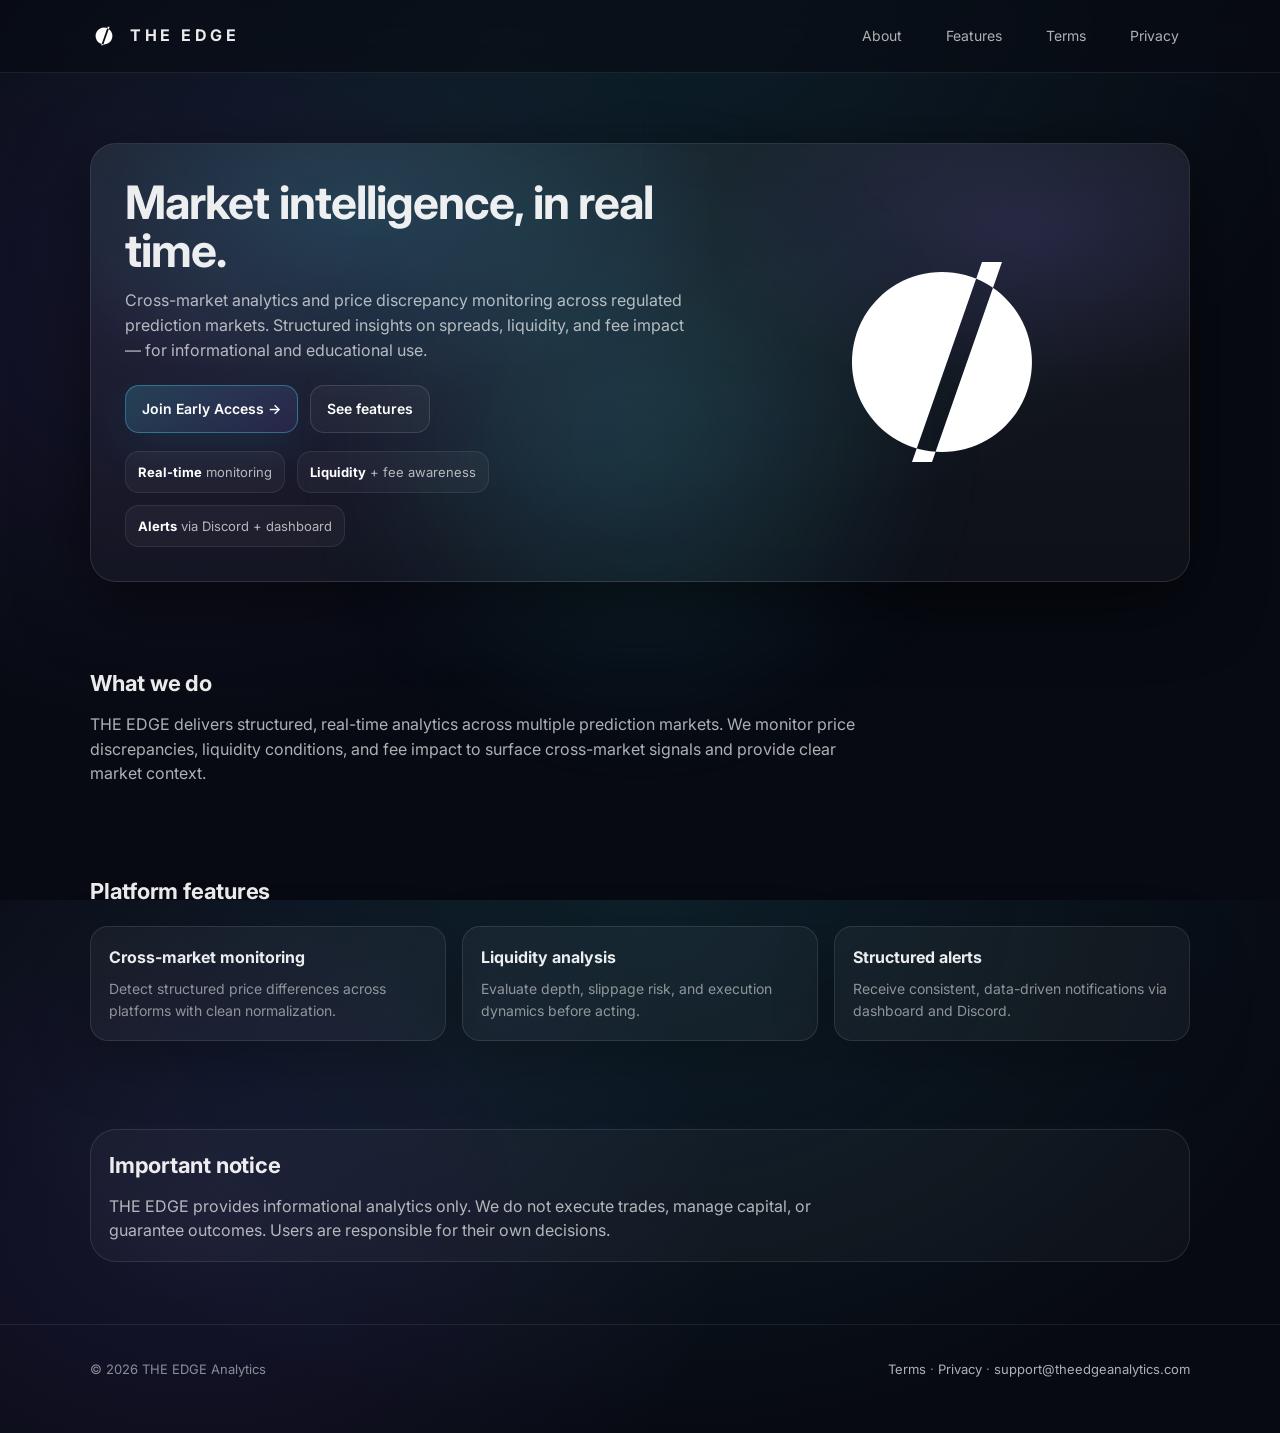
<file: index.html>
<!DOCTYPE html>
<html lang="en">
<head>
  <meta charset="UTF-8" />
  <title>THE EDGE | Market Intelligence</title>
  <meta name="viewport" content="width=device-width, initial-scale=1.0" />

  <!-- Premium font (this alone fixes a lot) -->
  <link rel="preconnect" href="https://fonts.googleapis.com">
  <link rel="preconnect" href="https://fonts.gstatic.com" crossorigin>
  <link href="https://fonts.googleapis.com/css2?family=Inter:wght@400;500;600;700&display=swap" rel="stylesheet">

  <link rel="stylesheet" href="styles.css" />
</head>
<body>
  <div class="bg-grid"></div>
  <div class="bg-glow"></div>

  <nav class="navbar">
    <div class="container nav-inner">
      <div class="brand">
          <img src="logo.svg" class="nav-icon">
          <span>THE EDGE</span>
      </div>
      <div class="nav-links">
        <a href="#about">About</a>
        <a href="#features">Features</a>
        <a href="terms.html">Terms</a>
        <a href="privacy.html">Privacy</a>
      </div>
    </div>
  </nav>

  <header class="hero">
    <div class="container">
      <div class="hero-grid">
        <div class="hero-left">
          <h1>Market intelligence, in real time.</h1>
          <p>
            Cross-market analytics and price discrepancy monitoring across regulated prediction markets.
            Structured insights on spreads, liquidity, and fee impact — for informational and educational use.
          </p>

          <div class="hero-cta">
            <a class="btn btn-primary" href="mailto:support@theedgeanalytics.com?subject=THE%20EDGE%20Early%20Access">
              Join Early Access →
            </a>
            <a class="btn" href="#features">See features</a>
          </div>

          <div class="kpi-row">
            <div class="kpi"><b>Real-time</b> monitoring</div>
            <div class="kpi"><b>Liquidity</b> + fee awareness</div>
            <div class="kpi"><b>Alerts</b> via Discord + dashboard</div>
          </div>
        </div>

        <div class="hero-right">
          <div class="logo-wrap">
            <!-- keep your file named logo.png in the repo root -->
            <img src="logo.svg" class="nav-icon">
          </div>
        </div>
      </div>
    </div>
  </header>

  <main>
    <section id="about" class="section">
      <div class="container">
        <h2>What we do</h2>
        <p>
          THE EDGE delivers structured, real-time analytics across multiple prediction markets.
          We monitor price discrepancies, liquidity conditions, and fee impact to surface cross-market signals
          and provide clear market context.
        </p>
      </div>
    </section>

    <section id="features" class="section">
      <div class="container">
        <h2>Platform features</h2>
        <div class="cards">
          <div class="card">
            <h3>Cross-market monitoring</h3>
            <p>Detect structured price differences across platforms with clean normalization.</p>
          </div>
          <div class="card">
            <h3>Liquidity analysis</h3>
            <p>Evaluate depth, slippage risk, and execution dynamics before acting.</p>
          </div>
          <div class="card">
            <h3>Structured alerts</h3>
            <p>Receive consistent, data-driven notifications via dashboard and Discord.</p>
          </div>
        </div>
      </div>
    </section>

    <section class="section">
      <div class="container notice">
        <h2>Important notice</h2>
        <p>
          THE EDGE provides informational analytics only. We do not execute trades, manage capital,
          or guarantee outcomes. Users are responsible for their own decisions.
        </p>
      </div>
    </section>

    <footer class="footer">
      <div class="container footer-row">
        <div>© 2026 THE EDGE Analytics</div>
        <div>
          <a href="terms.html">Terms</a> · <a href="privacy.html">Privacy</a> ·
          <a href="mailto:support@theedgeanalytics.com">support@theedgeanalytics.com</a>
        </div>
      </div>
    </footer>
  </main>

  <script src="script.js"></script>
</body>
</html>
</file>
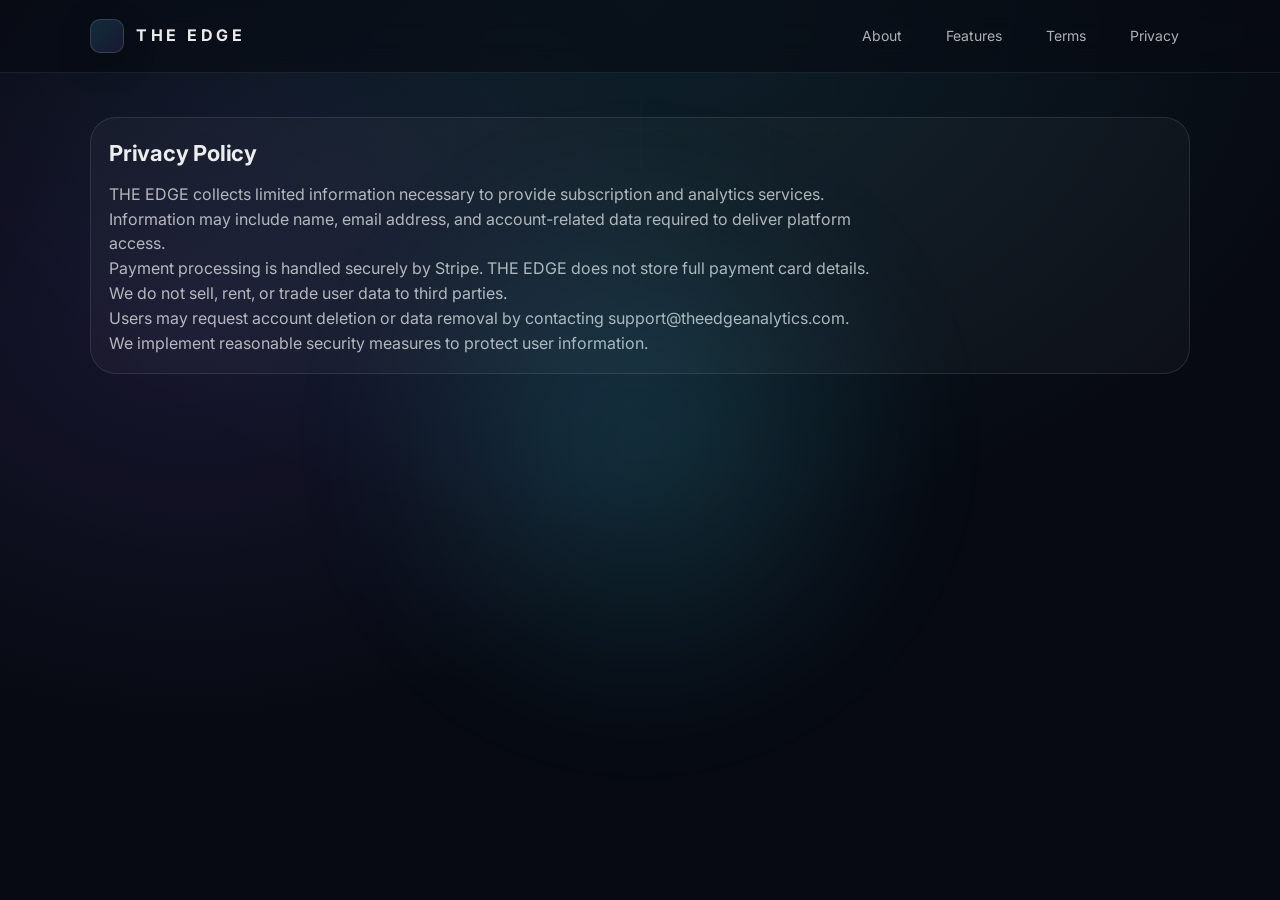
<file: privacy.html>
<!DOCTYPE html>
<html lang="en">
<head>
    <meta charset="UTF-8">
    <title>Privacy Policy | THE EDGE</title>
    <meta name="viewport" content="width=device-width, initial-scale=1.0">

    <!-- Premium font -->
    <link rel="preconnect" href="https://fonts.googleapis.com">
    <link rel="preconnect" href="https://fonts.gstatic.com" crossorigin>
    <link href="https://fonts.googleapis.com/css2?family=Inter:wght@400;500;600;700&display=swap" rel="stylesheet">

    <link rel="stylesheet" href="styles.css">
</head>

<body>

<div class="bg-grid"></div>
<div class="bg-glow"></div>

<nav class="navbar">
    <div class="container nav-inner">
        <div class="brand">
            <div class="brand-badge"></div>
            <span>THE EDGE</span>
        </div>
        <div class="nav-links">
            <a href="index.html#about">About</a>
            <a href="index.html#features">Features</a>
            <a href="terms.html">Terms</a>
            <a href="privacy.html">Privacy</a>
        </div>
    </div>
</nav>

<main class="section">
    <div class="container notice">
        <h2>Privacy Policy</h2>

        <p>
            THE EDGE collects limited information necessary to provide subscription
            and analytics services.
        </p>

        <p>
            Information may include name, email address, and account-related data
            required to deliver platform access.
        </p>

        <p>
            Payment processing is handled securely by Stripe. THE EDGE does not
            store full payment card details.
        </p>

        <p>
            We do not sell, rent, or trade user data to third parties.
        </p>

        <p>
            Users may request account deletion or data removal by contacting
            support@theedgeanalytics.com.
        </p>

        <p>
            We implement reasonable security measures to protect user information.
        </p>
    </div>
</main>

</body>
</html>
</file>
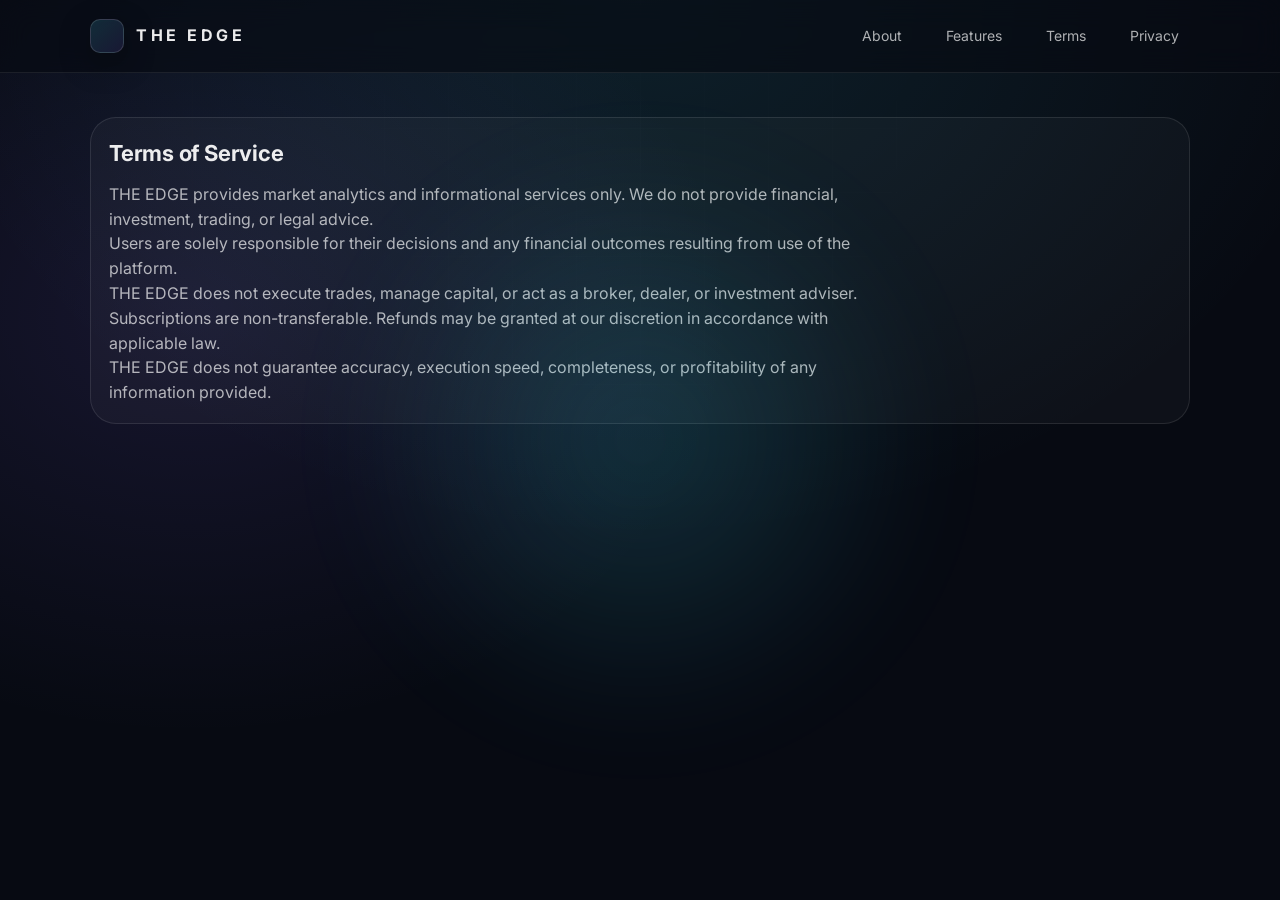
<file: terms.html>
<!DOCTYPE html>
<html lang="en">
<head>
    <meta charset="UTF-8">
    <title>Terms of Service | THE EDGE</title>
    <meta name="viewport" content="width=device-width, initial-scale=1.0">

    <!-- Load Inter font (IMPORTANT) -->
    <link rel="preconnect" href="https://fonts.googleapis.com">
    <link rel="preconnect" href="https://fonts.gstatic.com" crossorigin>
    <link href="https://fonts.googleapis.com/css2?family=Inter:wght@400;500;600;700&display=swap" rel="stylesheet">

    <link rel="stylesheet" href="styles.css">
</head>

<body>

<div class="bg-grid"></div>
<div class="bg-glow"></div>

<nav class="navbar">
    <div class="container nav-inner">
        <div class="brand">
            <div class="brand-badge"></div>
            <span>THE EDGE</span>
        </div>
        <div class="nav-links">
            <a href="index.html#about">About</a>
            <a href="index.html#features">Features</a>
            <a href="terms.html">Terms</a>
            <a href="privacy.html">Privacy</a>
        </div>
    </div>
</nav>

<main class="section">
    <div class="container notice">
        <h2>Terms of Service</h2>

        <p>
            THE EDGE provides market analytics and informational services only.
            We do not provide financial, investment, trading, or legal advice.
        </p>

        <p>
            Users are solely responsible for their decisions and any financial
            outcomes resulting from use of the platform.
        </p>

        <p>
            THE EDGE does not execute trades, manage capital, or act as a broker,
            dealer, or investment adviser.
        </p>

        <p>
            Subscriptions are non-transferable. Refunds may be granted at our
            discretion in accordance with applicable law.
        </p>

        <p>
            THE EDGE does not guarantee accuracy, execution speed, completeness,
            or profitability of any information provided.
        </p>
    </div>
</main>

</body>
</html>
</file>
<file: styles.css>
:root{
  --bg: #070A12;
  --panel: rgba(255,255,255,0.06);
  --panel2: rgba(255,255,255,0.04);
  --border: rgba(255,255,255,0.10);
  --border2: rgba(255,255,255,0.16);
  --text: rgba(255,255,255,0.92);
  --muted: rgba(255,255,255,0.68);
  --muted2: rgba(255,255,255,0.52);
  --accent: #49E1FF;      /* neon-cyan (Stripe-friendly, not crypto-green) */
  --accent2: #8A6CFF;     /* subtle violet */
  --shadow: 0 20px 70px rgba(0,0,0,0.55);
  --radius: 18px;
  --radius2: 26px;
}

*{ box-sizing:border-box; margin:0; padding:0; }
html,body{ height:100%; }
body{
  font-family: Inter, ui-sans-serif, system-ui, -apple-system, Segoe UI, Roboto, Arial, "Apple Color Emoji", "Segoe UI Emoji";
  background: radial-gradient(1200px 900px at 50% 0%, rgba(73,225,255,0.10), transparent 60%),
              radial-gradient(900px 700px at 15% 35%, rgba(138,108,255,0.12), transparent 60%),
              var(--bg);
  color: var(--text);
  line-height: 1.55;
  overflow-x:hidden;
}


/* subtle moving grid texture */
.bg-grid{
  position: fixed;
  inset: 0;
  pointer-events:none;
  opacity: 0.10;
  background-image:
    linear-gradient(to right, rgba(255,255,255,0.12) 1px, transparent 1px),
    linear-gradient(to bottom, rgba(255,255,255,0.12) 1px, transparent 1px);
  background-size: 64px 64px;
  mask-image: radial-gradient(circle at 50% 15%, black 0%, transparent 70%);
  transform: translateZ(0);
}

.bg-glow{
  position: fixed;
  width: 700px;
  height: 700px;
  border-radius: 999px;
  filter: blur(60px);
  opacity: 0.18;
  background: radial-gradient(circle, var(--accent), transparent 60%);
  left: 50%;
  top: 10%;
  transform: translateX(-50%);
  pointer-events:none;
}

a{ color: var(--text); text-decoration:none; }
a:hover{ color: white; }

.container{
  width:min(1100px, calc(100% - 48px));
  margin: 0 auto;
}

/* NAV */
.navbar{
  position: sticky;
  top:0;
  z-index:1000;
  backdrop-filter: blur(14px);
  background: rgba(7,10,18,0.62);
  border-bottom: 1px solid rgba(255,255,255,0.08);
}

.nav-inner{
  display:flex;
  align-items:center;
  justify-content:space-between;
  padding: 16px 0;
}

.brand{
  display:flex;
  align-items:center;
  gap:12px;
  letter-spacing: 0.22em;
  font-weight: 700;
  text-transform: uppercase;
}

.brand-badge{
  width: 34px;
  height: 34px;
  border-radius: 10px;
  border: 1px solid rgba(255,255,255,0.14);
  background: linear-gradient(135deg, rgba(73,225,255,0.15), rgba(138,108,255,0.12));
  box-shadow: 0 10px 30px rgba(0,0,0,0.35);
}

.nav-links{
  display:flex;
  gap: 22px;
  align-items:center;
}

.nav-links a{
  font-size: 14px;
  color: var(--muted);
  padding: 8px 10px;
  border-radius: 10px;
  border: 1px solid transparent;
  transition: 180ms ease;
}

.nav-links a:hover{
  color: white;
  border-color: rgba(255,255,255,0.10);
  background: rgba(255,255,255,0.04);
}

/* HERO */
.hero{
  padding: 70px 0 40px;
}

.hero-grid{
  display:grid;
  grid-template-columns: 1.15fr 0.85fr;
  gap: 28px;
  align-items:center;
  padding: 34px;
  border: 1px solid rgba(255,255,255,0.10);
  border-radius: var(--radius2);
  background: linear-gradient(180deg, rgba(255,255,255,0.06), rgba(255,255,255,0.03));
  box-shadow: var(--shadow);
  position: relative;
  overflow:hidden;
}

.hero-grid:before{
  content:"";
  position:absolute;
  inset:-1px;
  background:
    radial-gradient(600px 320px at 25% 15%, rgba(73,225,255,0.14), transparent 60%),
    radial-gradient(520px 280px at 85% 20%, rgba(138,108,255,0.14), transparent 60%);
  pointer-events:none;
}

.hero-left{
  position:relative;
  z-index:1;
}

.hero h1{
  font-size: clamp(34px, 3.6vw, 56px);
  line-height: 1.05;
  margin-bottom: 14px;
  letter-spacing: -0.02em;
}

.hero p{
  color: var(--muted);
  font-size: 16px;
  max-width: 58ch;
}

.hero-cta{
  display:flex;
  gap: 12px;
  margin-top: 22px;
  flex-wrap:wrap;
}

.btn{
  border-radius: 14px;
  padding: 12px 16px;
  font-weight: 600;
  font-size: 14px;
  border: 1px solid rgba(255,255,255,0.12);
  background: rgba(255,255,255,0.04);
  color: white;
  transition: 180ms ease;
  display:inline-flex;
  align-items:center;
  gap:10px;
}

.btn:hover{
  transform: translateY(-1px);
  border-color: rgba(255,255,255,0.18);
  background: rgba(255,255,255,0.06);
}

.btn-primary{
  border-color: rgba(73,225,255,0.35);
  background: linear-gradient(135deg, rgba(73,225,255,0.18), rgba(138,108,255,0.12));
  box-shadow: 0 16px 44px rgba(73,225,255,0.08);
}

.btn-primary:hover{
  border-color: rgba(73,225,255,0.55);
}

.kpi-row{
  display:flex;
  gap: 12px;
  margin-top: 18px;
  flex-wrap:wrap;
}

.kpi{
  padding: 10px 12px;
  border-radius: 14px;
  background: rgba(255,255,255,0.04);
  border: 1px solid rgba(255,255,255,0.08);
  color: var(--muted);
  font-size: 13px;
}

.kpi b{ color:white; font-weight:700; }

/* right side panel */
.hero-right{
  position:relative;
  z-index:1;
  display:flex;
  justify-content:center;
  align-items:center;
}

.logo-wrap {
    width: min(300px, 100%);
    padding: 0;
    border: none;
    background: none;
    box-shadow: none;
}

.logo-wrap img{
  width: 100%;
  height: auto;
  display:block;
}

/* SECTIONS */
.section{
  padding: 44px 0;
}

.section h2{
  font-size: 22px;
  letter-spacing: -0.01em;
  margin-bottom: 12px;
}

.section p{
  color: var(--muted);
  max-width: 78ch;
  margin: 0;
}

.cards{
  margin-top: 18px;
  display:grid;
  grid-template-columns: repeat(3, 1fr);
  gap: 16px;
}

.card{
  border-radius: var(--radius);
  border: 1px solid rgba(255,255,255,0.10);
  background: rgba(255,255,255,0.04);
  padding: 18px;
  box-shadow: 0 20px 60px rgba(0,0,0,0.25);
  transition: 200ms ease;
  position:relative;
  overflow:hidden;
}

.card:before{
  content:"";
  position:absolute;
  inset:-1px;
  background: radial-gradient(420px 220px at 20% 10%, rgba(73,225,255,0.10), transparent 55%);
  opacity:0;
  transition: 200ms ease;
  pointer-events:none;
}

.card:hover{
  transform: translateY(-2px);
  border-color: rgba(255,255,255,0.18);
}

.card:hover:before{ opacity:1; }

.card h3{
  font-size: 16px;
  margin-bottom: 8px;
}

.card p{
  color: var(--muted2);
  font-size: 14px;
  margin: 0;
}

/* DISCLAIMER + FOOTER */
.notice{
  border-radius: var(--radius2);
  border: 1px solid rgba(255,255,255,0.10);
  background: rgba(255,255,255,0.03);
  padding: 18px;
}

.notice p{ color: var(--muted); }

.footer{
  padding: 34px 0 54px;
  border-top: 1px solid rgba(255,255,255,0.08);
  margin-top: 18px;
}

.footer-row{
  display:flex;
  justify-content:space-between;
  gap:16px;
  flex-wrap:wrap;
  color: var(--muted2);
  font-size: 13px;
}

.footer a{ color: var(--muted); }
.footer a:hover{ color: white; }

@media (max-width: 920px){
  .hero-grid{ grid-template-columns: 1fr; }
  .cards{ grid-template-columns: 1fr; }
  .nav-links{ gap: 10px; }
}

.nav-icon {
    width: 28px;
    height: 28px;
    object-fit: contain;
}
</file>
